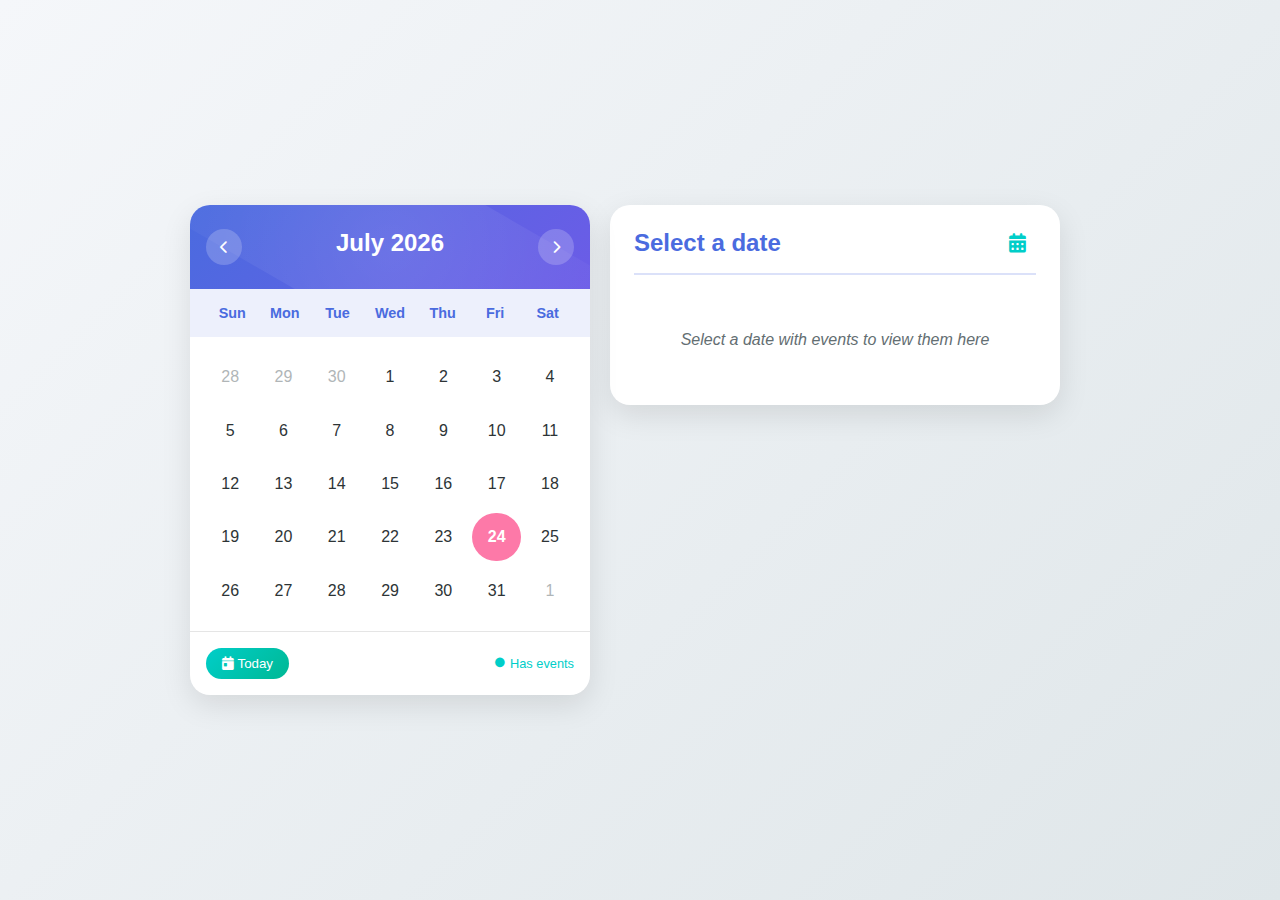
<file: Calendar-with-Events/index.html>
<!DOCTYPE html>
<html lang="en">
<head>
  <meta charset="UTF-8">
  <meta name="viewport" content="width=device-width, initial-scale=1.0">
  <title>Calendar with Events</title>
  <link rel="stylesheet" href="styles.css">
  <link rel="stylesheet" href="https://cdnjs.cloudflare.com/ajax/libs/font-awesome/6.4.0/css/all.min.css">
</head>
<body>
  <div class="container">
    <div class="calendar-container">
      <div class="calendar-header">
        <div class="nav-buttons">
          <button class="nav-btn" id="prev-month"><i class="fas fa-chevron-left"></i></button>
          <button class="nav-btn" id="next-month"><i class="fas fa-chevron-right"></i></button>
        </div>
        <div class="month-year" id="month-year">September 2025</div>
      </div>
      
      <div class="weekdays">
        <div class="weekday">Sun</div>
        <div class="weekday">Mon</div>
        <div class="weekday">Tue</div>
        <div class="weekday">Wed</div>
        <div class="weekday">Thu</div>
        <div class="weekday">Fri</div>
        <div class="weekday">Sat</div>
      </div>
      
      <div class="days" id="days"></div>
      
      <div class="calendar-footer">
        <button class="today-btn" id="today-btn"><i class="fas fa-calendar-day"></i> Today</button>
        <div class="event-indicator">
          <i class="fas fa-circle" style="color: var(--accent); font-size: 0.6rem;"></i>
          <span>Has events</span>
        </div>
      </div>
    </div>

    <!-- Event Panel -->
    <div class="event-panel" id="event-panel">
      <div class="event-header">
        <div class="event-date" id="event-date">Select a date</div>
        <i class="fas fa-calendar-alt event-icon"></i>
      </div>
      <div class="event-list" id="event-list">
        <div class="no-events">Select a date with events to view them here</div>
      </div>
    </div>
  </div>

  <script src="script.js"></script>
</body>
</html>
</file>
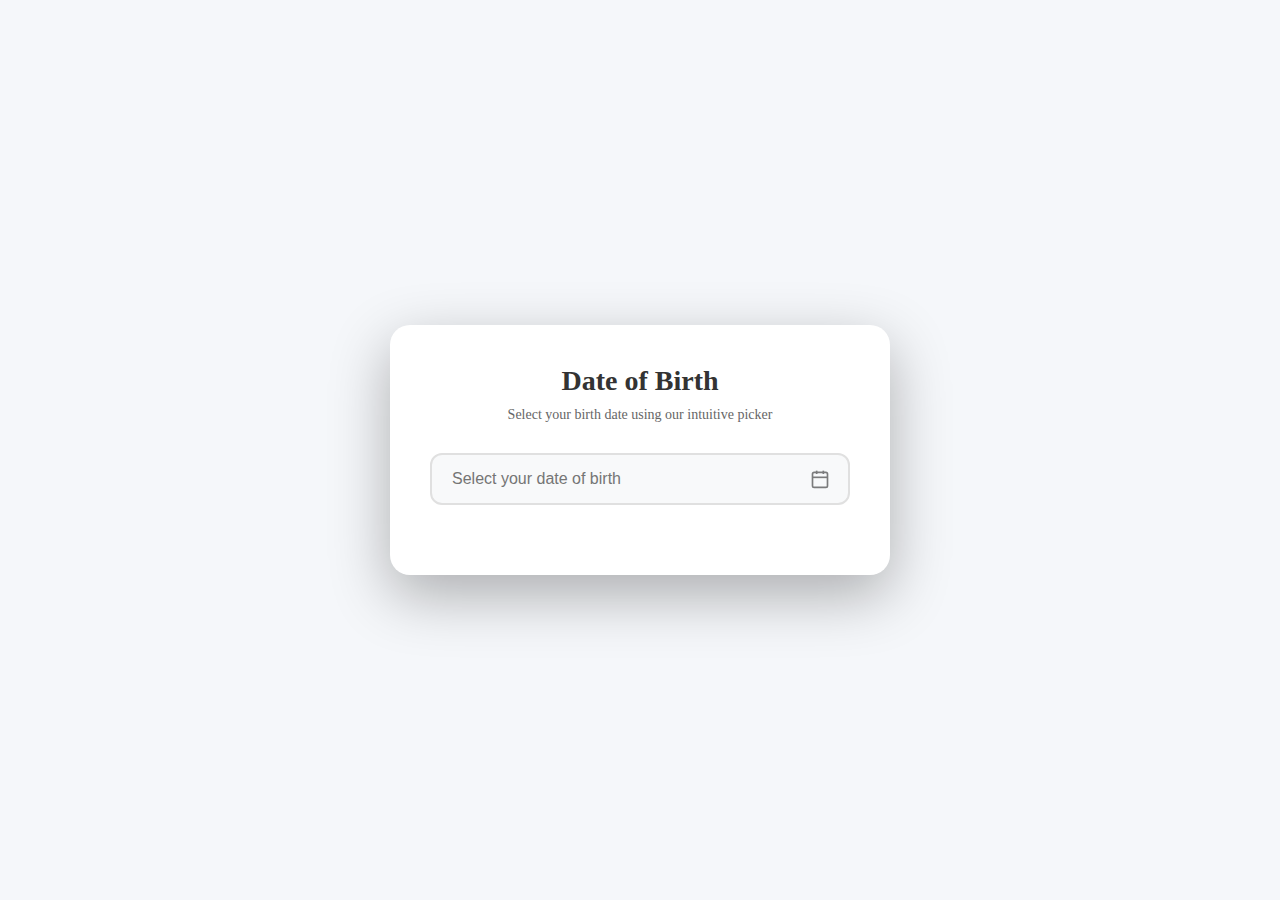
<file: Custom-Scrollable-Date-of-Birth-Picker/index.html>
<!DOCTYPE html>
<html lang="en">
<head>
    <meta charset="UTF-8">
    <meta name="viewport" content="width=device-width, initial-scale=1.0">
    <title>Custom Date of Birth Picker</title>
    <link rel="stylesheet" href="styles.css">
</head>
<body>
    <div class="container">
        <h1>Date of Birth</h1>
        <p class="subtitle">Select your birth date using our intuitive picker</p>
        
        <div class="date-input-wrapper">
            <input type="text" class="date-input" id="dateInput" placeholder="Select your date of birth" readonly>
            <svg class="calendar-icon" viewBox="0 0 24 24" fill="none" stroke="currentColor" stroke-width="2">
                <rect x="3" y="4" width="18" height="18" rx="2" ry="2"></rect>
                <line x1="16" y1="2" x2="16" y2="6"></line>
                <line x1="8" y1="2" x2="8" y2="6"></line>
                <line x1="3" y1="10" x2="21" y2="10"></line>
            </svg>
        </div>
    </div>

    <div class="picker-modal" id="pickerModal">
        <div class="picker-container">
            <div class="picker-header">
                <h2 class="picker-title">Select Date of Birth</h2>
                <button class="close-btn" id="closeBtn">
                    <svg width="16" height="16" viewBox="0 0 24 24" fill="none" stroke="currentColor" stroke-width="2">
                        <line x1="18" y1="6" x2="6" y2="18"></line>
                        <line x1="6" y1="6" x2="18" y2="18"></line>
                    </svg>
                </button>
            </div>

            <div class="selected-date" id="selectedDate">
                -- Select a date --
            </div>

            <!-- Wheel View -->
            <div class="wheel-picker" id="wheelView">
                <div class="wheel-overlay"></div>
                <div class="wheel-column" id="dayColumn"></div>
                <div class="wheel-column" id="monthColumn"></div>
                <div class="wheel-column" id="yearColumn"></div>
            </div>

            <div class="action-buttons">
                <button class="btn btn-cancel" id="cancelBtn">Cancel</button>
                <button class="btn btn-confirm" id="confirmBtn">Confirm</button>
            </div>
        </div>
    </div>

    <script src="script.js"></script>
</body>
</html>
</file>
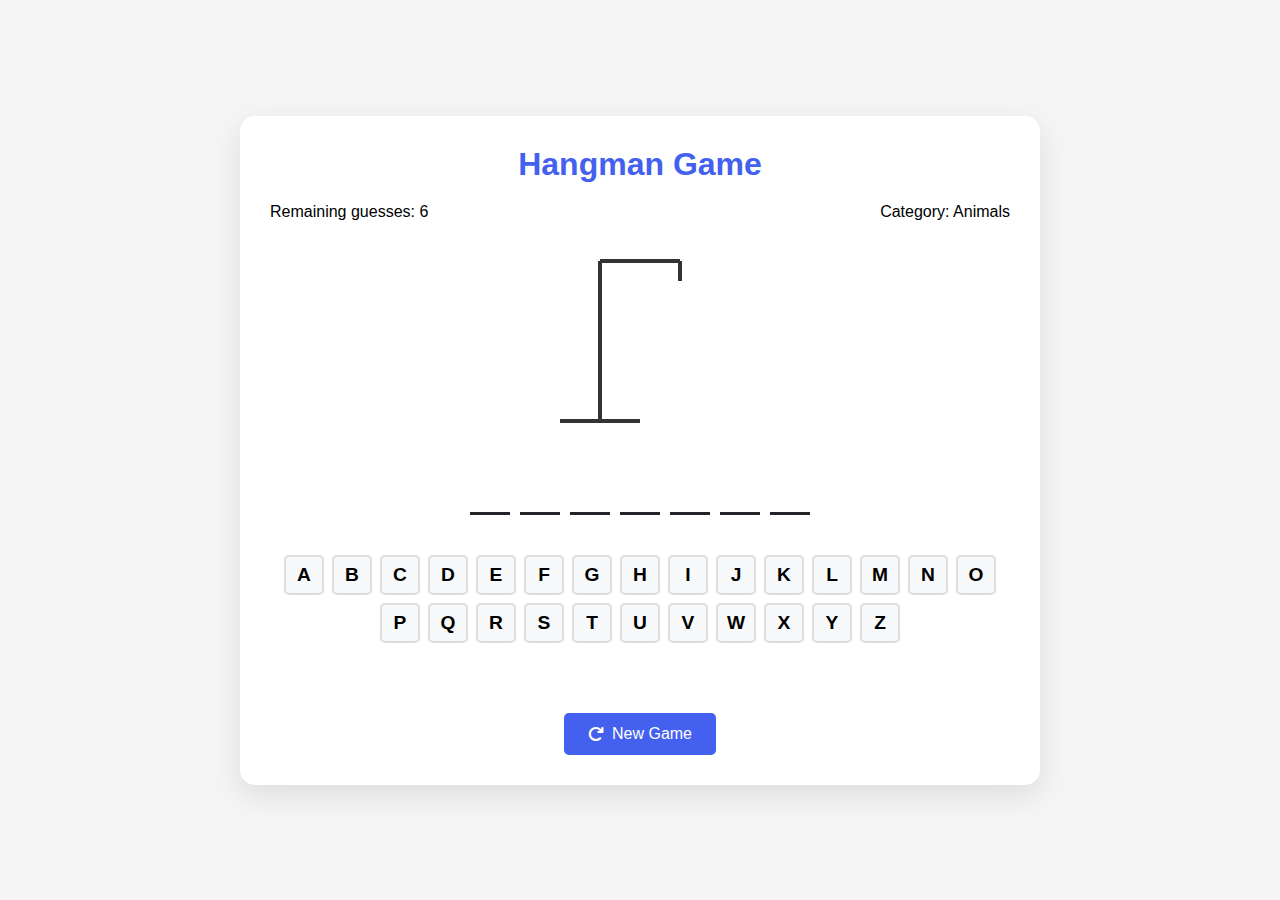
<file: Hangman-Game/index.html>
<!DOCTYPE html>
<html lang="en">
<head>
  <meta charset="UTF-8">
  <meta name="viewport" content="width=device-width, initial-scale=1.0">
  <title>Hangman Game</title>
  <link rel="stylesheet" href="https://cdnjs.cloudflare.com/ajax/libs/font-awesome/6.4.0/css/all.min.css">
  <link rel="stylesheet" href="styles.css">
</head>
<body>
  <div class="game-container">
    <h1>Hangman Game</h1>
    
    <div class="game-status">
      <p id="remaining-guesses">Remaining guesses: 6</p>
      <p id="category">Category: Animals</p>
    </div>
    
    <div class="hangman-container">
      <svg id="hangman-svg" width="200" height="200" viewBox="0 0 200 200">
        <!-- Gallows -->
        <line x1="20" y1="180" x2="100" y2="180" stroke="#333" stroke-width="4"/>
        <line x1="60" y1="180" x2="60" y2="20" stroke="#333" stroke-width="4"/>
        <line x1="60" y1="20" x2="140" y2="20" stroke="#333" stroke-width="4"/>
        <line x1="140" y1="20" x2="140" y2="40" stroke="#333" stroke-width="4"/>
        
        <!-- Hangman parts (hidden by default) -->
        <!-- Head -->
        <circle id="head" cx="140" cy="60" r="20" stroke="#333" stroke-width="3" fill="transparent" style="display: none;"/>
        <!-- Body -->
        <line id="body" x1="140" y1="80" x2="140" y2="130" stroke="#333" stroke-width="3" style="display: none;"/>
        <!-- Arms -->
        <line id="left-arm" x1="140" y1="100" x2="110" y2="90" stroke="#333" stroke-width="3" style="display: none;"/>
        <line id="right-arm" x1="140" y1="100" x2="170" y2="90" stroke="#333" stroke-width="3" style="display: none;"/>
        <!-- Legs -->
        <line id="left-leg" x1="140" y1="130" x2="120" y2="160" stroke="#333" stroke-width="3" style="display: none;"/>
        <line id="right-leg" x1="140" y1="130" x2="160" y2="160" stroke="#333" stroke-width="3" style="display: none;"/>
        <!-- Face (shown when lost) -->
        <g id="face" style="display: none;">
          <line x1="130" y1="55" x2="135" y2="60" stroke="#333" stroke-width="2"/>
          <line x1="135" y1="55" x2="130" y2="60" stroke="#333" stroke-width="2"/>
          <line x1="145" y1="55" x2="150" y2="60" stroke="#333" stroke-width="2"/>
          <line x1="150" y1="55" x2="145" y2="60" stroke="#333" stroke-width="2"/>
          <path d="M130 70 Q140 80 150 70" stroke="#333" stroke-width="2" fill="transparent"/>
        </g>
      </svg>
    </div>
    
    <div class="word-display" id="word-display">
      <!-- Word letters will appear here -->
    </div>
    
    <div class="keyboard" id="keyboard">
      <!-- Keyboard letters will be added by JavaScript -->
    </div>
    
    <div class="game-message" id="game-message"></div>
    
    <button id="reset-btn" class="reset-btn">
      <i class="fas fa-redo"></i> New Game
    </button>
  </div>

  <script src="script.js"></script>
</body>
</html>
</file>
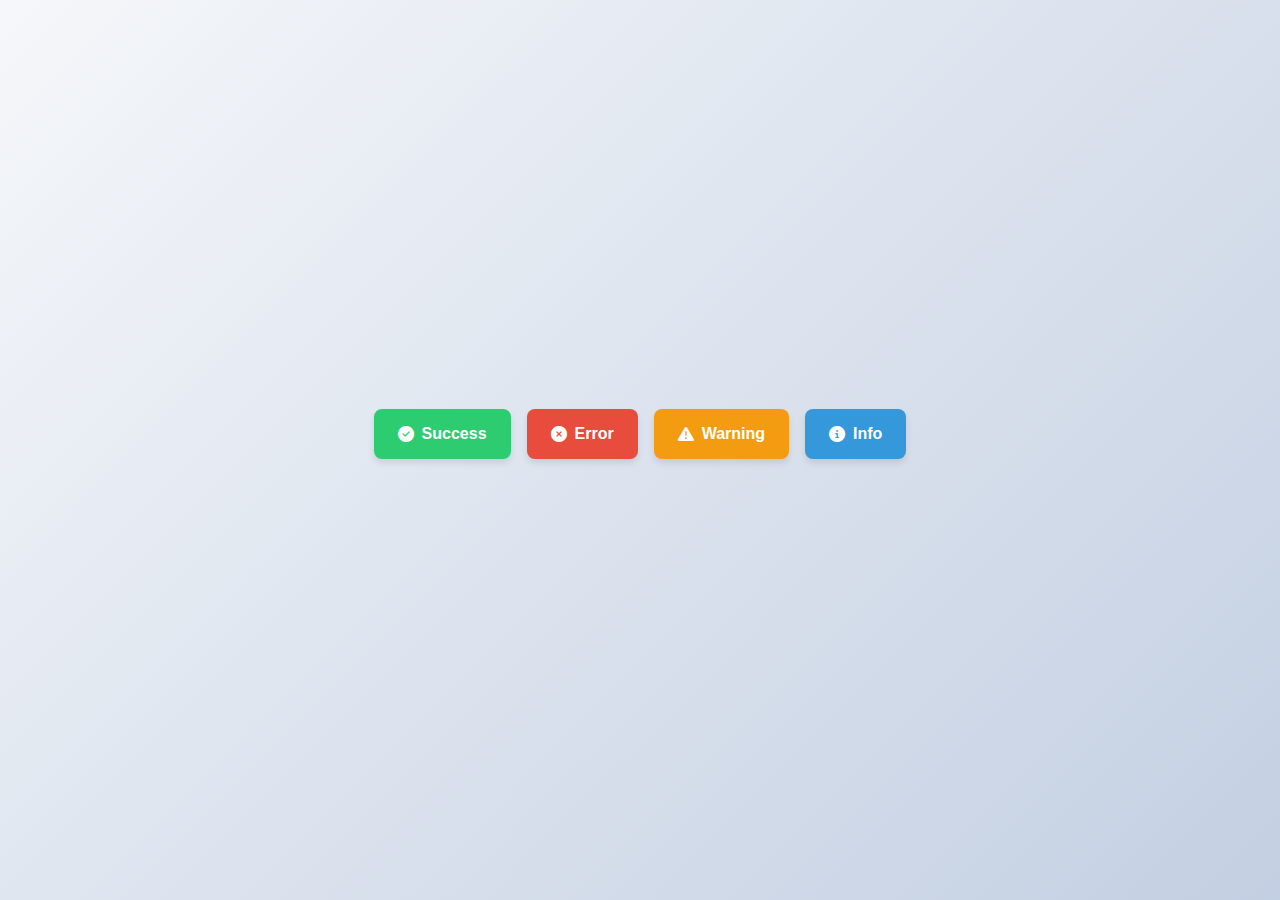
<file: Toast-Notifications/index.html>
<!DOCTYPE html>
<html lang="en">
<head>
    <meta charset="UTF-8">
    <meta name="viewport" content="width=device-width, initial-scale=1.0">
    <title>Toast Notifications</title>
    <link rel="stylesheet" href="styles.css">
    <link rel="stylesheet" href="https://cdnjs.cloudflare.com/ajax/libs/font-awesome/6.4.0/css/all.min.css">
</head>
<body>
    
    <div class="controls">
        <button class="btn-success" onclick="showToast('success')">
            <i class="fas fa-check-circle"></i> Success
        </button>
        <button class="btn-error" onclick="showToast('error')">
            <i class="fas fa-times-circle"></i> Error
        </button>
        <button class="btn-warning" onclick="showToast('warning')">
            <i class="fas fa-exclamation-triangle"></i> Warning
        </button>
        <button class="btn-info" onclick="showToast('info')">
            <i class="fas fa-info-circle"></i> Info
        </button>
    </div>
    
    <div class="notification-container" id="notificationContainer"></div>

    <script src="script.js"></script>
</body>
</html>
</file>
<file: Calendar-with-Events/styles.css>
:root {
  --primary: #4a6bdf;
  --secondary: #6c5ce7;
  --accent: #00cec9;
  --light: #f8f9fa;
  --dark: #2d3436;
  --text: #636e72;
  --today: #fd79a8;
  --selected: #a29bfe;
  --event-panel-bg: #f8f9fa;
}

* {
  box-sizing: border-box;
  margin: 0;
  padding: 0;
}

body {
  font-family: 'Segoe UI', Tahoma, Geneva, Verdana, sans-serif;
  display: flex;
  justify-content: center;
  align-items: center;
  min-height: 100vh;
  background: linear-gradient(135deg, #f5f7fa 0%, #dfe6e9 100%);
  padding: 20px;
}

.container {
  display: flex;
  flex-direction: column;
  gap: 20px;
  max-width: 900px;
  width: 100%;
}

@media (min-width: 768px) {
  .container {
    flex-direction: row;
    align-items: flex-start;
  }
}

.calendar-container {
  background: white;
  border-radius: 20px;
  box-shadow: 0 10px 30px rgba(0, 0, 0, 0.1);
  width: 100%;
  max-width: 400px;
  overflow: hidden;
  transform-style: preserve-3d;
  perspective: 1000px;
  transition: all 0.3s ease;
}

.calendar-container:hover {
  transform: translateY(-5px);
  box-shadow: 0 15px 35px rgba(0, 0, 0, 0.15);
}

.calendar-header {
  background: linear-gradient(135deg, var(--primary) 0%, var(--secondary) 100%);
  color: white;
  padding: 1.5rem;
  text-align: center;
  position: relative;
  overflow: hidden;
}

.calendar-header::before {
  content: '';
  position: absolute;
  top: -50%;
  left: -50%;
  width: 200%;
  height: 200%;
  background: radial-gradient(circle, rgba(255,255,255,0.1) 0%, rgba(255,255,255,0) 70%);
  transform: rotate(30deg);
}

.month-year {
  font-size: 1.5rem;
  font-weight: 600;
  margin-bottom: 0.5rem;
  position: relative;
}

.nav-buttons {
  display: flex;
  justify-content: space-between;
  position: absolute;
  width: 100%;
  top: 50%;
  left: 0;
  transform: translateY(-50%);
  padding: 0 1rem;
  z-index: 1;
}

.nav-btn {
  background: rgba(255, 255, 255, 0.2);
  color: white;
  border: none;
  width: 36px;
  height: 36px;
  border-radius: 50%;
  cursor: pointer;
  transition: all 0.3s ease;
  display: flex;
  align-items: center;
  justify-content: center;
}

.nav-btn:hover {
  background: rgba(255, 255, 255, 0.3);
  transform: scale(1.1);
}

.weekdays {
  display: grid;
  grid-template-columns: repeat(7, 1fr);
  padding: 0.5rem 1rem;
  background: rgba(74, 107, 223, 0.1);
  font-weight: 600;
  color: var(--primary);
}

.weekday {
  text-align: center;
  padding: 0.5rem;
  font-size: 0.9rem;
}

.days {
  display: grid;
  grid-template-columns: repeat(7, 1fr);
  gap: 5px;
  padding: 1rem;
}

.day {
  aspect-ratio: 1;
  display: flex;
  align-items: center;
  justify-content: center;
  border-radius: 50%;
  cursor: pointer;
  transition: all 0.3s ease;
  position: relative;
  font-weight: 500;
  color: var(--dark);
}

.day:hover {
  background: rgba(74, 107, 223, 0.1);
  transform: scale(1.1);
}

.day.today {
  background: var(--today);
  color: white;
  font-weight: bold;
}

.day.selected {
  background: var(--selected);
  color: white;
  font-weight: bold;
  animation: pop 0.3s ease;
}

@keyframes pop {
  0% { transform: scale(1); }
  50% { transform: scale(1.2); }
  100% { transform: scale(1); }
}

.day.other-month {
  color: var(--text);
  opacity: 0.5;
}

.day.has-events::after {
  content: '';
  position: absolute;
  bottom: 5px;
  width: 5px;
  height: 5px;
  border-radius: 50%;
  background: var(--accent);
}

.calendar-footer {
  padding: 1rem;
  text-align: center;
  border-top: 1px solid rgba(0, 0, 0, 0.1);
  display: flex;
  justify-content: space-between;
}

.today-btn {
  background: linear-gradient(135deg, var(--accent) 0%, #00b894 100%);
  color: white;
  border: none;
  padding: 0.5rem 1rem;
  border-radius: 50px;
  cursor: pointer;
  transition: all 0.3s ease;
  font-weight: 500;
}

.today-btn:hover {
  transform: translateY(-2px);
  box-shadow: 0 5px 15px rgba(0, 206, 201, 0.3);
}

.event-indicator {
  font-size: 0.8rem;
  color: var(--accent);
  display: flex;
  align-items: center;
  gap: 5px;
}

/* Event Panel Styles */
.event-panel {
  background: white;
  border-radius: 20px;
  box-shadow: 0 10px 30px rgba(0, 0, 0, 0.1);
  padding: 1.5rem;
  width: 100%;
  max-width: 450px;
  height: fit-content;
}

.event-header {
  display: flex;
  justify-content: space-between;
  align-items: center;
  margin-bottom: 1.5rem;
  padding-bottom: 1rem;
  border-bottom: 2px solid rgba(74, 107, 223, 0.2);
}

.event-date {
  font-size: 1.5rem;
  font-weight: 600;
  color: var(--primary);
}

.event-list {
  max-height: 350px;
  overflow-y: auto;
}

.event-item {
  padding: 1rem;
  margin-bottom: 0.8rem;
  background: var(--event-panel-bg);
  border-radius: 12px;
  display: flex;
  align-items: center;
  gap: 12px;
  box-shadow: 0 3px 10px rgba(0, 0, 0, 0.05);
  transition: transform 0.2s ease;
}

.event-item:hover {
  transform: translateX(5px);
}

.event-color {
  width: 14px;
  height: 14px;
  border-radius: 50%;
  background: var(--accent);
  flex-shrink: 0;
}

.event-time {
  font-weight: 600;
  color: var(--primary);
  min-width: 80px;
}

.event-text {
  flex: 1;
}

.no-events {
  text-align: center;
  color: var(--text);
  padding: 2rem 1rem;
  font-style: italic;
}

.event-icon {
  font-size: 1.2rem;
  color: var(--accent);
  margin-right: 10px;
}

@media (max-width: 767px) {
  .container {
    gap: 15px;
  }

  .calendar-container, .event-panel{
    width: 100%;
    margin: 0 auto;
  }
  
  .event-panel {
    max-width: 400px;
  }
  
  .event-date {
    font-size: 1.3rem;
  }
}
</file>
<file: Custom-Scrollable-Date-of-Birth-Picker/styles.css>
* {
    margin: 0;
    padding: 0;
    box-sizing: border-box;
}

body {
    font-family: 'Segoe UI';
    background: #f5f7fa;
    min-height: 100vh;
    display: flex;
    justify-content: center;
    align-items: center;
    padding: 20px;
}

.container {
    background: white;
    border-radius: 20px;
    box-shadow: 0 20px 60px rgba(0, 0, 0, 0.3);
    padding: 40px;
    max-width: 500px;
    width: 100%;
}

h1 {
    text-align: center;
    color: #333;
    margin-bottom: 10px;
    font-size: 28px;
}

.subtitle {
    text-align: center;
    color: #666;
    margin-bottom: 30px;
    font-size: 14px;
}

.date-input-wrapper {
    position: relative;
    margin-bottom: 30px;
}

.date-input {
    width: 100%;
    padding: 15px 20px;
    font-size: 16px;
    border: 2px solid #e0e0e0;
    border-radius: 12px;
    cursor: pointer;
    transition: all 0.3s ease;
    background: #f8f9fa;
}

.date-input:hover {
    border-color: #6a11cb;
    background: white;
}

.date-input:focus {
    outline: none;
    border-color: #6a11cb;
    background: white;
    box-shadow: 0 0 0 3px rgba(106, 17, 203, 0.1);
}

.calendar-icon {
    position: absolute;
    right: 20px;
    top: 50%;
    transform: translateY(-50%);
    width: 20px;
    height: 20px;
    pointer-events: none;
    opacity: 0.5;
}

.picker-modal {
    display: none;
    position: fixed;
    top: 0;
    left: 0;
    right: 0;
    bottom: 0;
    background: rgba(0, 0, 0, 0.5);
    z-index: 1000;
    animation: fadeIn 0.3s ease;
}

.picker-modal.active {
    display: flex;
    justify-content: center;
    align-items: center;
}

@keyframes fadeIn {
    from { opacity: 0; }
    to { opacity: 1; }
}

.picker-container {
    background: white;
    border-radius: 20px;
    padding: 30px;
    max-width: 500px;
    width: 90%;
    animation: slideUp 0.3s ease;
}

@keyframes slideUp {
    from {
        transform: translateY(50px);
        opacity: 0;
    }
    to {
        transform: translateY(0);
        opacity: 1;
    }
}

.picker-header {
    display: flex;
    justify-content: space-between;
    align-items: center;
    margin-bottom: 30px;
}

.picker-title {
    font-size: 20px;
    font-weight: 600;
    color: #333;
}

.close-btn {
    width: 30px;
    height: 30px;
    border: none;
    background: #f0f0f0;
    border-radius: 50%;
    cursor: pointer;
    display: flex;
    align-items: center;
    justify-content: center;
    transition: all 0.3s ease;
}

.close-btn:hover {
    background: #e0e0e0;
    transform: rotate(90deg);
}

.action-buttons {
    display: flex;
    gap: 10px;
}

.btn {
    flex: 1;
    padding: 12px 24px;
    border: none;
    border-radius: 10px;
    font-size: 16px;
    font-weight: 500;
    cursor: pointer;
    transition: all 0.3s ease;
}

.btn-cancel {
    background: #f0f0f0;
    color: #666;
}

.btn-cancel:hover {
    background: #e0e0e0;
}

.btn-confirm {
    background: linear-gradient(135deg, #667eea 0%, #764ba2 100%);
    color: white;
}

.btn-confirm:hover {
    transform: translateY(-2px);
    box-shadow: 0 5px 15px rgba(106, 17, 203, 0.4);
}

.wheel-picker {
    height: 200px;
    position: relative;
    overflow: hidden;
    border-radius: 10px;
    background: #f8f9fa;
    margin-bottom: 30px;
    display: flex;
    justify-content: space-between;
    gap: 15px;
    padding: 0 10px;
}

.wheel-column {
    flex: 1;
    overflow-y: auto;
    scroll-snap-type: y mandatory;
    scrollbar-width: none;
    -ms-overflow-style: none;
}

.wheel-column::-webkit-scrollbar {
    display: none;
}

.wheel-item {
    height: 40px;
    display: flex;
    align-items: center;
    justify-content: center;
    font-size: 16px;
    color: #666;
    scroll-snap-align: center;
    cursor: pointer;
    transition: all 0.2s ease;
}

.wheel-item:hover {
    color: #6a11cb;
}

.wheel-item.selected {
    color: #333;
    font-weight: 600;
    font-size: 18px;
}

.wheel-overlay {
    position: absolute;
    top: 50%;
    left: 0;
    right: 0;
    height: 40px;
    transform: translateY(-50%);
    pointer-events: none;
    z-index: 1;
}

.wheel-overlay::before,
.wheel-overlay::after {
    content: '';
    position: absolute;
    left: 0;
    right: 0;
    height: 1px;
    background: #6a11cb;
    opacity: 0.3;
}

.wheel-overlay::before {
    top: 0;
}

.wheel-overlay::after {
    bottom: 0;
}

.selected-date {
    text-align: center;
    margin-bottom: 20px;
    padding: 15px;
    background: #f8f9ff;
    border-radius: 10px;
    font-weight: 500;
    color: #6a11cb;
}

@media (max-width: 480px) {
    .container {
        padding: 30px 20px;
    }

    .picker-container {
        padding: 20px;
    }
}
</file>
<file: Hangman-Game/styles.css>
:root {
  --primary: #4361ee;
  --success: #4cc9f0;
  --danger: #f72585;
  --dark: #212529;
  --light: #f8f9fa;
}

* {
  margin: 0;
  padding: 0;
  box-sizing: border-box;
  font-family: 'Poppins', sans-serif;
}

body {
  background: #f5f5f5;
  display: flex;
  justify-content: center;
  align-items: center;
  min-height: 100vh;
}

.game-container {
  background: white;
  border-radius: 15px;
  box-shadow: 0 10px 30px rgba(0, 0, 0, 0.1);
  padding: 30px;
  width: 100%;
  max-width: 800px;
  text-align: center;
}

h1 {
  color: var(--primary);
  margin-bottom: 20px;
}

.game-status {
  display: flex;
  justify-content: space-between;
  margin-bottom: 20px;
  font-weight: 500;
}

.hangman-container {
  margin: 20px auto;
}

.word-display {
  display: flex;
  justify-content: center;
  gap: 10px;
  margin: 30px 0;
  font-size: 2rem;
  font-weight: bold;
  min-height: 50px;
}

.word-letter {
  width: 40px;
  height: 40px;
  display: flex;
  align-items: center;
  justify-content: center;
  border-bottom: 3px solid var(--dark);
}

.keyboard {
  display: flex;
  flex-wrap: wrap;
  justify-content: center;
  gap: 8px;
  margin: 20px 0;
}

.keyboard-letter {
  width: 40px;
  height: 40px;
  background: var(--light);
  border: 2px solid #ddd;
  border-radius: 5px;
  font-size: 1.2rem;
  font-weight: bold;
  cursor: pointer;
  transition: all 0.2s ease;
  display: flex;
  align-items: center;
  justify-content: center;
}

.keyboard-letter:hover:not(.used) {
  background: #e0e0e0;
}

.keyboard-letter.used {
  cursor: not-allowed;
  opacity: 0.5;
}

.keyboard-letter.correct {
  background: var(--success);
  color: white;
  border-color: var(--success);
}

.keyboard-letter.wrong {
  background: var(--danger);
  color: white;
  border-color: var(--danger);
}

.game-message {
  min-height: 30px;
  font-size: 1.2rem;
  font-weight: bold;
  margin: 20px 0;
  color: var(--primary);
}

.reset-btn {
  background: var(--primary);
  color: white;
  border: none;
  padding: 12px 24px;
  border-radius: 5px;
  font-size: 1rem;
  font-weight: 500;
  cursor: pointer;
  transition: all 0.3s ease;
  display: inline-flex;
  align-items: center;
  gap: 8px;
}

.reset-btn:hover {
  background: #3a56d4;
  transform: translateY(-2px);
}

@media (max-width: 600px) {
  .game-container {
    padding: 20px;
  }
  
  .keyboard-letter {
    width: 30px;
    height: 30px;
    font-size: 1rem;
  }
  
  .word-letter {
    width: 30px;
    height: 30px;
    font-size: 1.5rem;
  }
}
</file>
<file: Toast-Notifications/styles.css>
* {
    margin: 0;
    padding: 0;
    box-sizing: border-box;
    font-family: 'Segoe UI', Tahoma, Geneva, Verdana, sans-serif;
}

body {
    background: linear-gradient(135deg, #f5f7fa 0%, #c3cfe2 100%);
    min-height: 100vh;
    display: flex;
    justify-content: center;
    align-items: center;
    padding: 2rem;
}

.controls {
    display: flex;
    flex-wrap: wrap;
    gap: 1rem;
    justify-content: center;
    margin-bottom: 2rem;
    max-width: 800px;
    width: 100%;
}

button {
    padding: 1rem 1.5rem;
    border: none;
    border-radius: 8px;
    font-size: 1rem;
    font-weight: 600;
    cursor: pointer;
    transition: all 0.3s ease;
    box-shadow: 0 4px 6px rgba(0, 0, 0, 0.1);
    display: flex;
    align-items: center;
    gap: 0.5rem;
}

button:hover {
    transform: translateY(-2px);
    box-shadow: 0 6px 8px rgba(0, 0, 0, 0.15);
}

button:active {
    transform: translateY(0);
}

.btn-success {
    background-color: #2ecc71;
    color: white;
}

.btn-error {
    background-color: #e74c3c;
    color: white;
}

.btn-warning {
    background-color: #f39c12;
    color: white;
}

.btn-info {
    background-color: #3498db;
    color: white;
}

.notification-container {
    position: fixed;
    top: 20px;
    right: 20px;
    z-index: 1000;
    display: flex;
    flex-direction: column;
    gap: 1rem;
    max-width: 350px;
    width: 100%;
}

.toast {
    padding: 1rem 1.5rem;
    border-radius: 8px;
    color: white;
    display: flex;
    align-items: center;
    gap: 1rem;
    box-shadow: 0 4px 15px rgba(0, 0, 0, 0.2);
    animation: slideIn 0.5s forwards;
    position: relative;
    overflow: hidden;
}

.toast::after {
    content: '';
    position: absolute;
    bottom: 0;
    left: 0;
    height: 5px;
    width: 100%;
    background: rgba(0, 0, 0, 0.2);
}

.toast::before {
    content: '';
    position: absolute;
    bottom: 0;
    left: 0;
    height: 5px;
    width: 100%;
    background: rgba(255, 255, 255, 0.3);
    animation: progress 5s linear forwards;
}

.toast.success {
    background: linear-gradient(135deg, #2ecc71, #27ae60);
}

.toast.error {
    background: linear-gradient(135deg, #e74c3c, #c0392b);
}

.toast.warning {
    background: linear-gradient(135deg, #f39c12, #d35400);
}

.toast.info {
    background: linear-gradient(135deg, #3498db, #2980b9);
}

.toast-icon {
    font-size: 1.5rem;
    width: 30px;
    height: 30px;
    display: flex;
    align-items: center;
    justify-content: center;
    border-radius: 50%;
    background: rgba(255, 255, 255, 0.2);
}

.toast-content {
    flex: 1;
}

.toast-title {
    font-weight: 600;
    font-size: 1.1rem;
    margin-bottom: 0.25rem;
}

.toast-message {
    font-size: 0.9rem;
    opacity: 0.9;
}

.close-btn {
    background: none;
    border: none;
    color: white;
    cursor: pointer;
    padding: 0;
    width: 25px;
    height: 25px;
    display: flex;
    align-items: center;
    justify-content: center;
    border-radius: 4px;
    transition: background 0.3s;
}


@keyframes slideIn {
    from {
        transform: translateX(100%);
        opacity: 0;
    }
    to {
        transform: translateX(0);
        opacity: 1;
    }
}

@keyframes slideOut {
    from {
        transform: translateX(0);
        opacity: 1;
    }
    to {
        transform: translateX(100%);
        opacity: 0;
    }
}

@keyframes progress {
    from {
        width: 100%;
    }
    to {
        width: 0%;
    }
}

@media (max-width: 768px) {
    .notification-container {
        left: 20px;
        right: 20px;
        max-width: none;
    }
}
</file>
